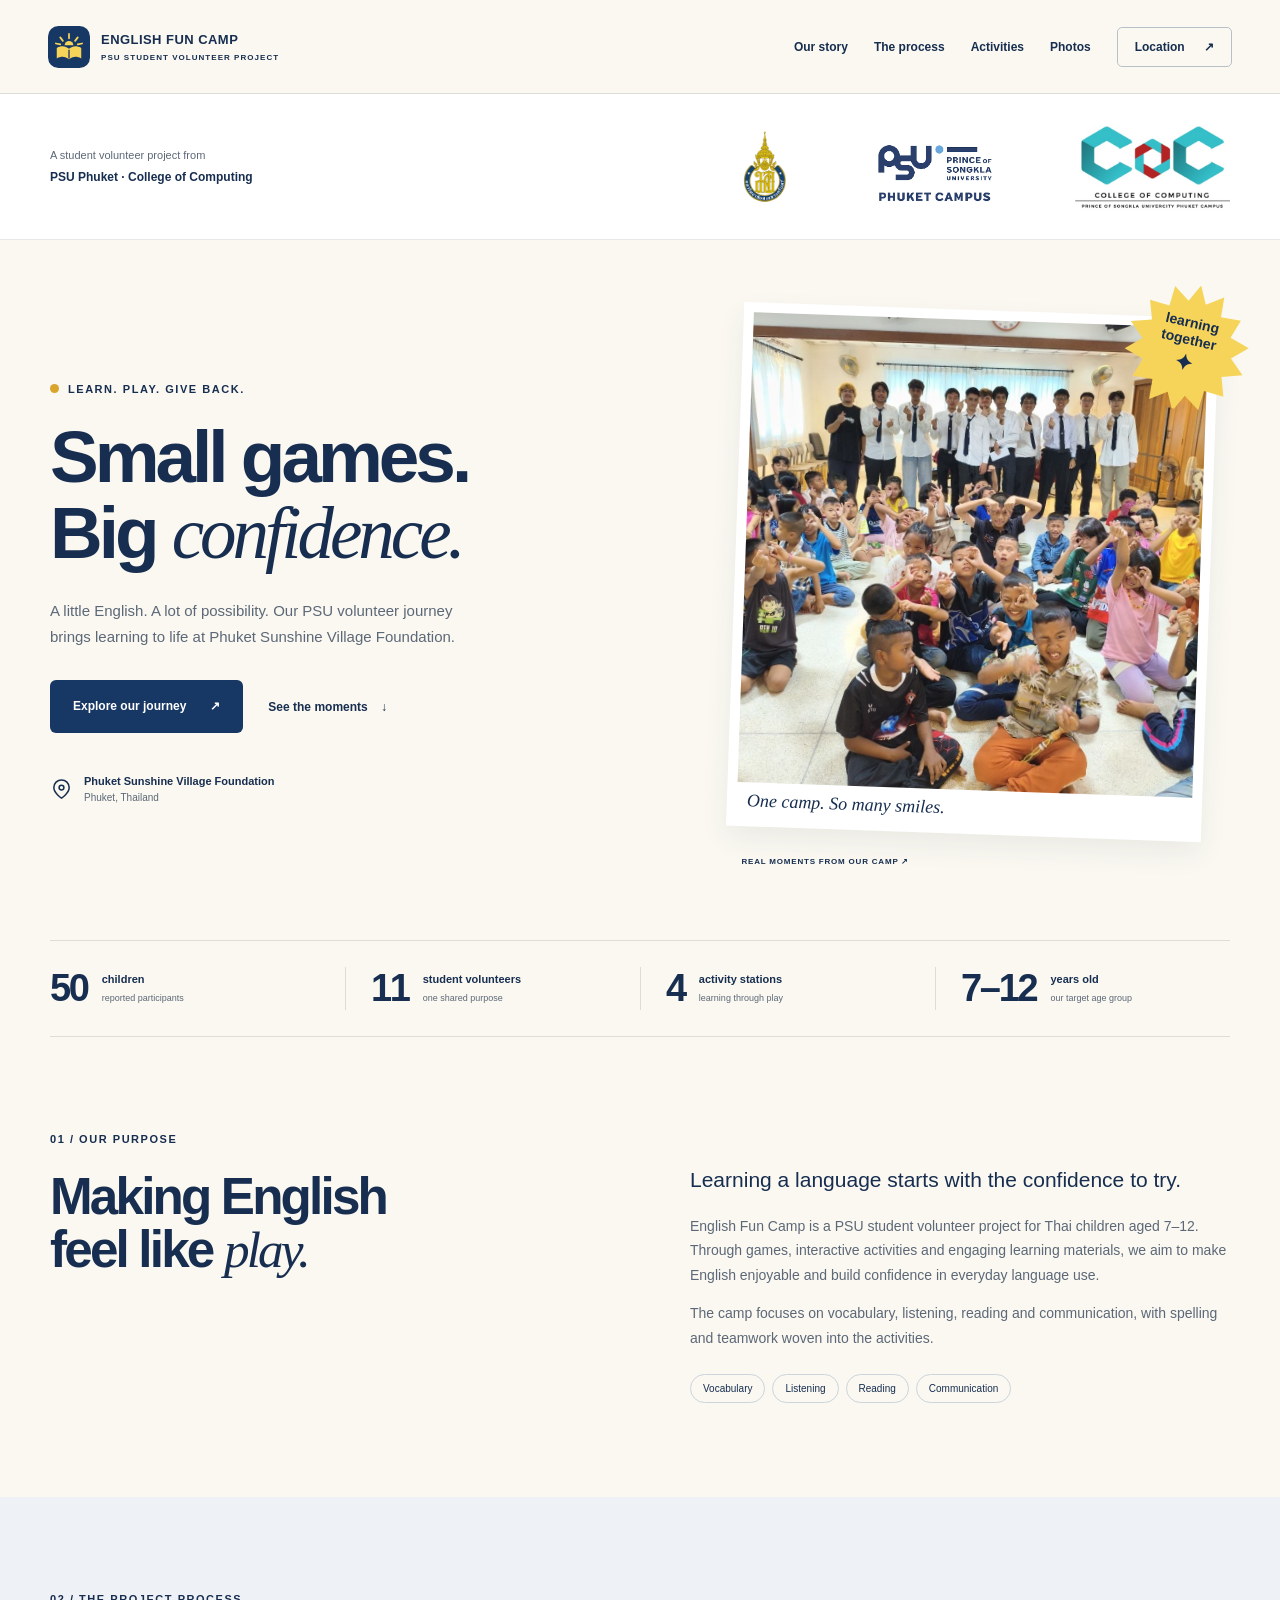
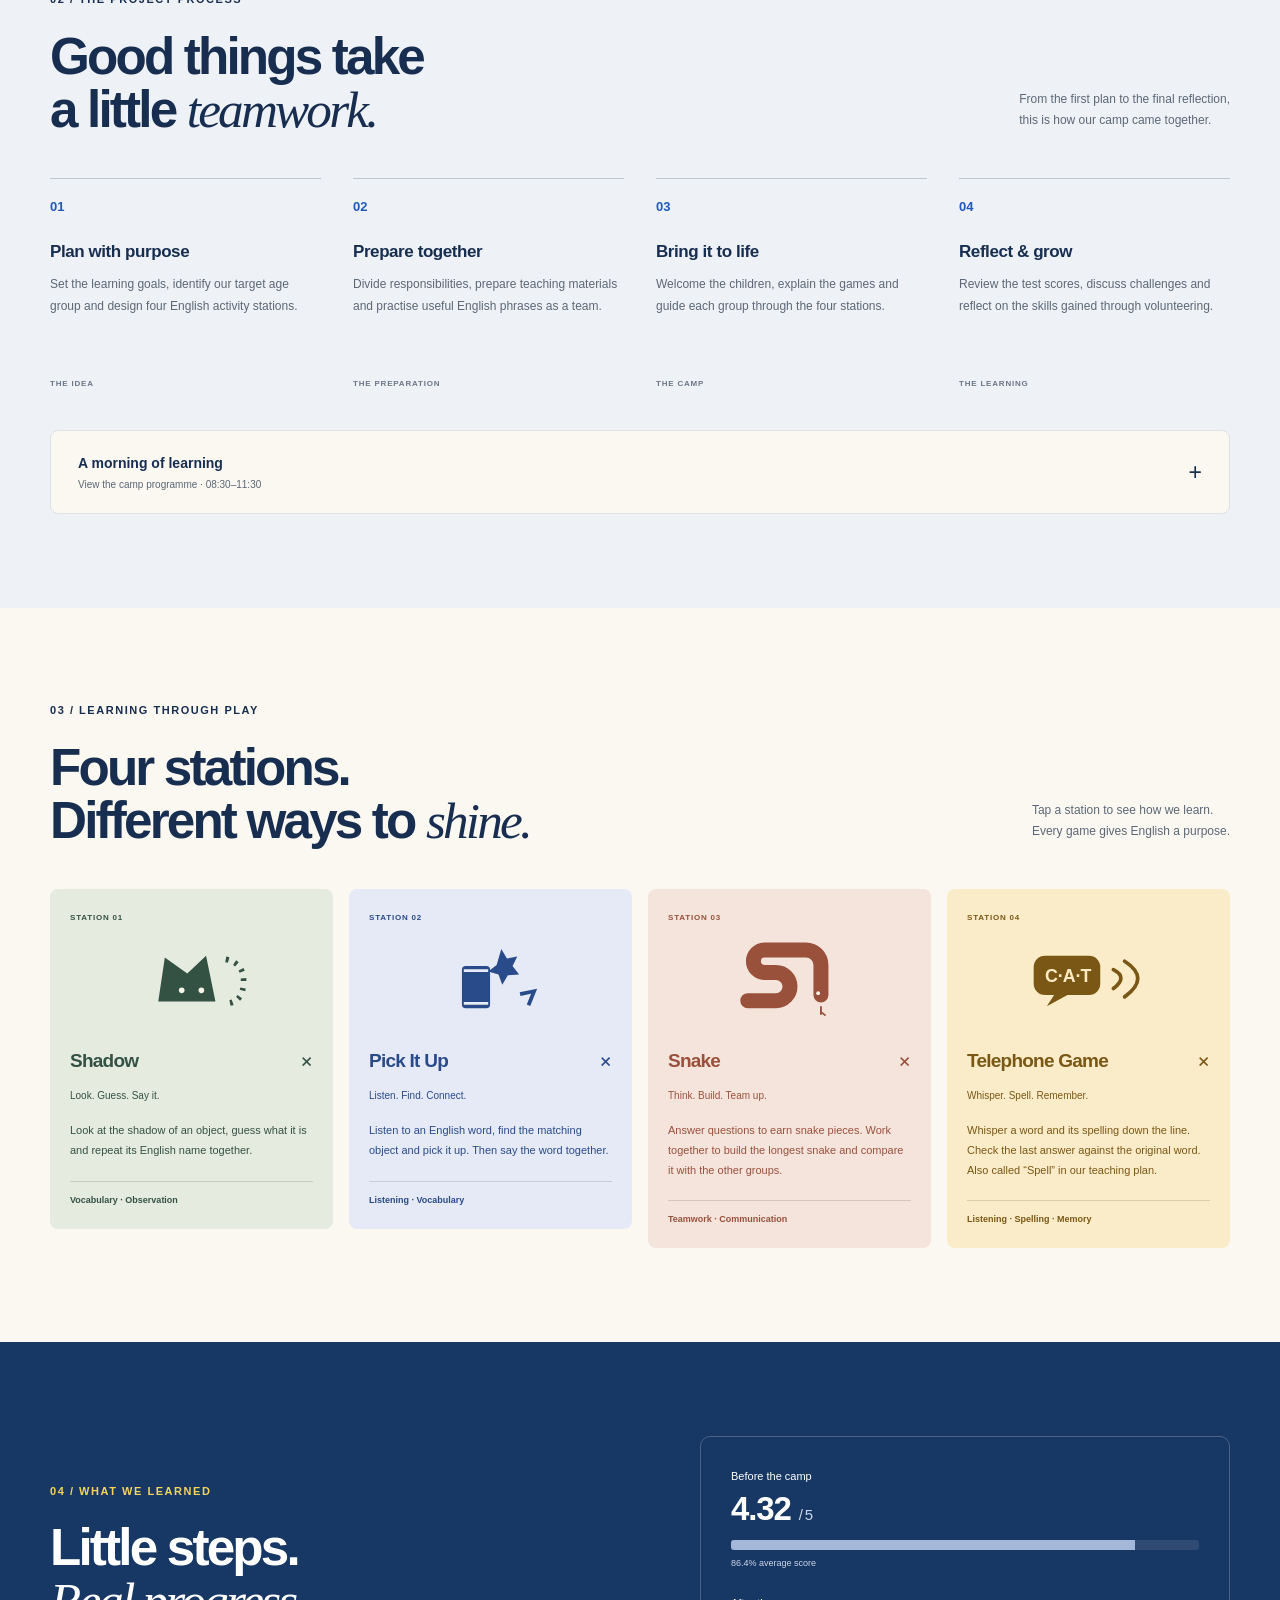
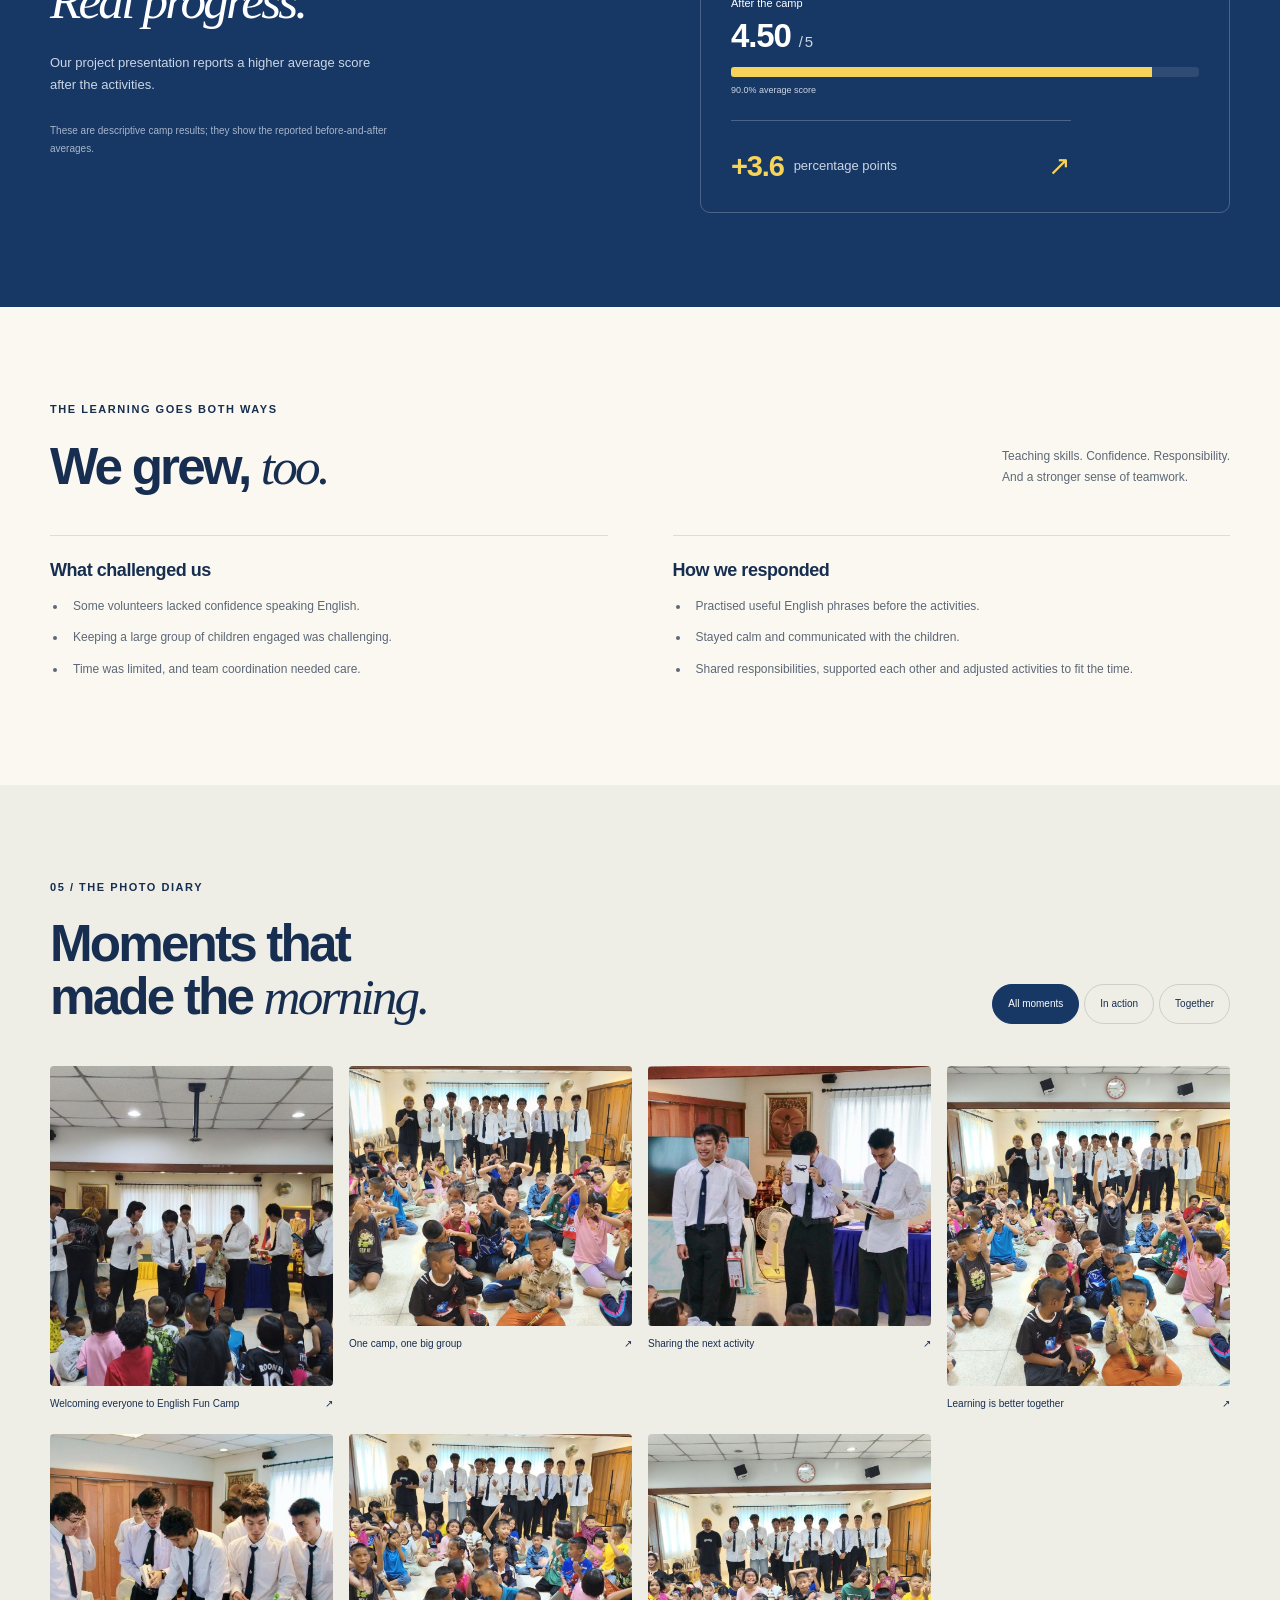
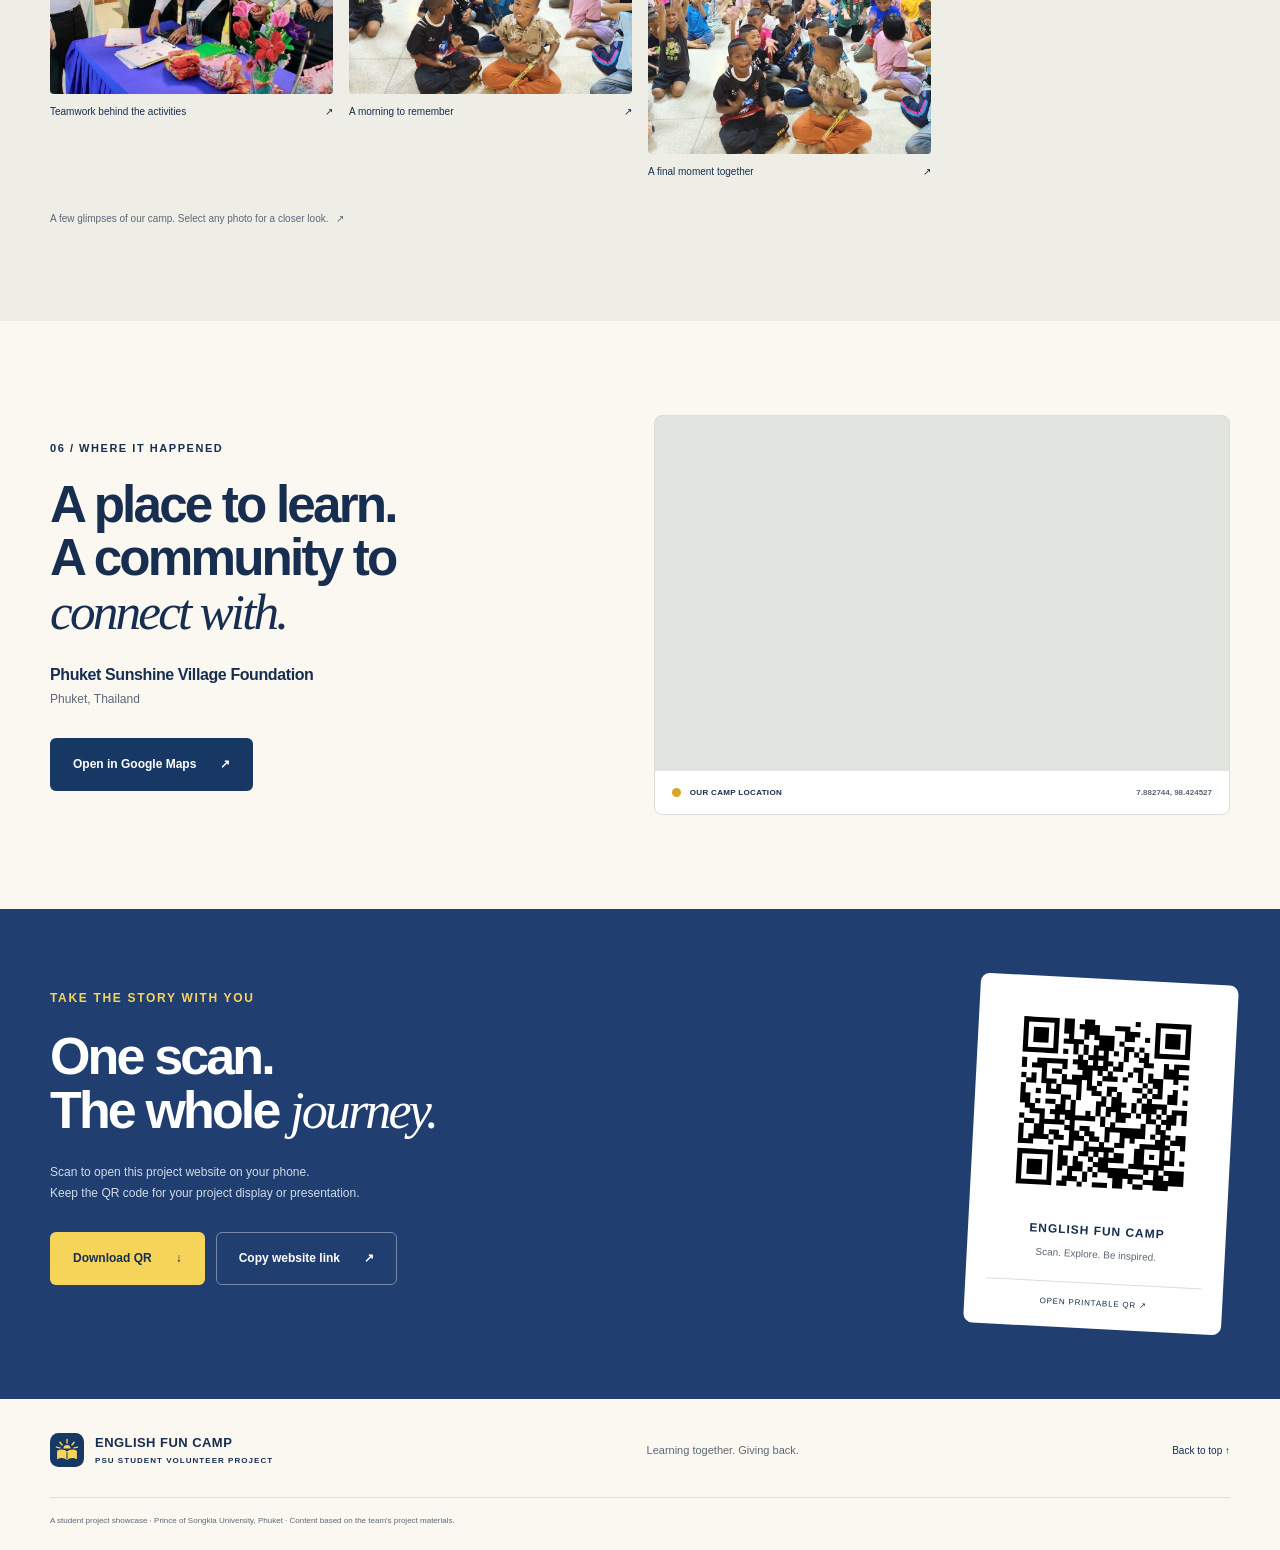
<file: index.html>
<!doctype html>
<html lang="en">
<head>
  <meta charset="utf-8">
  <meta name="viewport" content="width=device-width, initial-scale=1">
  <meta name="theme-color" content="#183a74">
  <title>English Fun Camp | PSU Volunteer Project</title>
  <meta name="description" content="Small games. Big confidence. Explore the story, activities, results and photos of a PSU student volunteer English camp at Phuket Sunshine Village Foundation.">
  <meta property="og:title" content="English Fun Camp · PSU Volunteer Project">
  <meta property="og:description" content="Our journey of learning, playing and giving back in Phuket.">
  <meta property="og:type" content="website">
  <meta property="og:url" content="https://psu-english-fun-camp.thutazawjohan.chatgpt.site">
  <meta property="og:image" content="https://psu-english-fun-camp.thutazawjohan.chatgpt.site/assets/group-1.jpg">
  <link rel="icon" type="image/svg+xml" href="assets/mark.svg">
  <link rel="stylesheet" href="styles.css">
  <script src="app.js" defer></script>
</head>
<body>
  <a class="skip-link" href="#main">Skip to content</a>
  <header class="site-header">
    <a class="brand" href="#home" aria-label="English Fun Camp home"><img src="assets/mark.svg" width="42" height="42" alt=""><span>ENGLISH FUN CAMP<small>PSU STUDENT VOLUNTEER PROJECT</small></span></a>
    <button id="menu-toggle" class="menu-toggle" aria-expanded="false" aria-controls="main-nav">Menu <span aria-hidden="true">☰</span></button>
    <nav id="main-nav" aria-label="Main navigation"><a href="#story">Our story</a><a href="#journey">The process</a><a href="#activities">Activities</a><a href="#gallery">Photos</a><a href="#visit" class="nav-location">Location <span aria-hidden="true">↗</span></a></nav>
  </header>
  <main id="main">
    <section class="institution-strip" aria-label="Prince of Songkla University, Phuket Campus and College of Computing">
      <div class="wrap institution-layout">
        <p class="institution-intro">A student volunteer project from<br><strong>PSU Phuket · College of Computing</strong></p>
        <div class="institution-logos">
          <img class="institution-psu" src="assets/psu-logo.png" width="148" height="190" alt="Prince of Songkla University emblem">
          <img class="institution-phuket" src="assets/psu-phuket-logo.png" width="671" height="459" alt="Prince of Songkla University Phuket Campus logo">
          <img class="institution-coc" src="assets/coc-logo.jpg" width="411" height="250" alt="College of Computing, Prince of Songkla University Phuket Campus logo">
        </div>
      </div>
    </section>
    <section class="hero wrap" id="home">
      <div class="hero-copy">
        <p class="eyebrow"><span class="sun-dot" aria-hidden="true"></span> LEARN. PLAY. GIVE BACK.</p>
        <h1>Small games.<br>Big <em>confidence.</em></h1>
        <p class="hero-description">A little English. A lot of possibility. Our PSU volunteer journey brings learning to life at Phuket Sunshine Village Foundation.</p>
        <div class="hero-actions"><a class="button primary" href="#journey">Explore our journey <span aria-hidden="true">↗</span></a><a class="text-link" href="#gallery">See the moments <span aria-hidden="true">↓</span></a></div>
        <div class="hero-location"><svg viewBox="0 0 24 24" aria-hidden="true"><path d="M20 10c0 6-8 11-8 11S4 16 4 10a8 8 0 1 1 16 0Z"/><circle cx="12" cy="10" r="2.5"/></svg><span>Phuket Sunshine Village Foundation<small>Phuket, Thailand</small></span></div>
      </div>
      <div class="hero-visual">
        <div class="photo-frame"><img class="hero-photo" src="assets/group-1.jpg" alt="Children and PSU student volunteers together at English Fun Camp" width="960" height="1280" fetchpriority="high"><span class="photo-note">One camp. So many smiles.</span></div>
        <div class="sun-sticker" aria-label="Learning together"><svg viewBox="0 0 100 100" aria-hidden="true"><path d="m50 0 7 14 13-9 1 16 16-1-5 15 16 5-12 11 12 11-16 5 5 15-16-1-1 16-13-9-7 14-7-14-13 9-1-16-16 1 5-15L2 62l12-11L2 40l16-5-5-15 16 1 1-16 13 9Z"/></svg><span>learning<br>together<small>✦</small></span></div>
        <span class="image-caption">REAL MOMENTS FROM OUR CAMP ↗</span>
      </div>
    </section>
    <section class="stats wrap" aria-label="Project at a glance"><div><strong>50</strong><span>children<small>reported participants</small></span></div><div><strong>11</strong><span>student volunteers<small>one shared purpose</small></span></div><div><strong>4</strong><span>activity stations<small>learning through play</small></span></div><div><strong>7–12</strong><span>years old<small>our target age group</small></span></div></section>
    <section id="story" class="story-section section wrap">
      <div><p class="eyebrow">01 / OUR PURPOSE</p><h2>Making English<br>feel like <em>play.</em></h2></div>
      <div class="story-copy"><p class="lead">Learning a language starts with the confidence to try.</p><p>English Fun Camp is a PSU student volunteer project for Thai children aged 7–12. Through games, interactive activities and engaging learning materials, we aim to make English enjoyable and build confidence in everyday language use.</p><p>The camp focuses on vocabulary, listening, reading and communication, with spelling and teamwork woven into the activities.</p><div class="skill-tags"><span>Vocabulary</span><span>Listening</span><span>Reading</span><span>Communication</span></div></div>
    </section>
    <section class="journey-section section" id="journey"><div class="wrap">
      <div class="section-heading"><div><p class="eyebrow">02 / THE PROJECT PROCESS</p><h2>Good things take<br>a little <em>teamwork.</em></h2></div><p>From the first plan to the final reflection,<br>this is how our camp came together.</p></div>
      <ol class="journey"><li><span class="step-num">01</span><h3>Plan with purpose</h3><p>Set the learning goals, identify our target age group and design four English activity stations.</p><span class="step-tag">THE IDEA</span></li><li><span class="step-num">02</span><h3>Prepare together</h3><p>Divide responsibilities, prepare teaching materials and practise useful English phrases as a team.</p><span class="step-tag">THE PREPARATION</span></li><li><span class="step-num">03</span><h3>Bring it to life</h3><p>Welcome the children, explain the games and guide each group through the four stations.</p><span class="step-tag">THE CAMP</span></li><li><span class="step-num">04</span><h3>Reflect & grow</h3><p>Review the test scores, discuss challenges and reflect on the skills gained through volunteering.</p><span class="step-tag">THE LEARNING</span></li></ol>
      <details class="schedule"><summary><span><strong>A morning of learning</strong><small>View the camp programme · 08:30–11:30</small></span><span class="plus" aria-hidden="true">+</span></summary><div class="schedule-content"><p class="schedule-note">Programme times are local to Phuket (Thailand, UTC+7).</p><div class="schedule-rows"><div><time>08:30–08:50</time><span>Registration & group assignment</span></div><div><time>08:50–09:00</time><span>Welcome & camp introduction</span></div><div><time>09:00–09:10</time><span>Rules & station groups</span></div><div><time>09:10–09:35</time><span>Station 1</span></div><div><time>09:35–10:00</time><span>Station 2</span></div><div><time>10:00–10:15</time><span>Break</span></div><div><time>10:15–10:40</time><span>Station 3</span></div><div><time>10:40–11:05</time><span>Station 4</span></div><div><time>11:05–11:15</time><span>Review & reflection</span></div><div><time>11:15–11:25</time><span>Prize giving & group photo</span></div><div><time>11:25–11:30</time><span>Closing remarks</span></div></div></div></details>
    </div></section>
    <section id="activities" class="section wrap"><div class="section-heading"><div><p class="eyebrow">03 / LEARNING THROUGH PLAY</p><h2>Four stations.<br>Different ways to <em>shine.</em></h2></div><p>Tap a station to see how we learn.<br>Every game gives English a purpose.</p></div>
      <div class="activity-grid">
        <details class="activity shadow" open><summary><span class="activity-index">STATION 01</span><span class="activity-art" aria-hidden="true"><svg viewBox="0 0 160 100"><path d="m44 73 7-47 24 17 20-19 10 49Z" fill="currentColor"/><path d="M116 28q20 4 19 25t-18 22" fill="none" stroke="currentColor" stroke-width="6" stroke-dasharray="3 7"/><circle cx="69" cy="61" r="3" fill="#f8f4e8"/><circle cx="90" cy="61" r="3" fill="#f8f4e8"/></svg></span><span class="activity-title">Shadow <span class="plus" aria-hidden="true">+</span></span><span class="activity-subtitle">Look. Guess. Say it.</span></summary><div class="activity-detail"><p>Look at the shadow of an object, guess what it is and repeat its English name together.</p><span>Vocabulary · Observation</span></div></details>
        <details class="activity pick" open><summary><span class="activity-index">STATION 02</span><span class="activity-art" aria-hidden="true"><svg viewBox="0 0 160 100"><rect x="49" y="35" width="30" height="45" rx="4" fill="currentColor"/><path d="M51 40h26M51 75h26" stroke="#e8ebf8" stroke-width="3"/><path d="m91 17 6 10 11-2-5 10 7 9-12 1-6 10-4-11-11-3 9-7Z" fill="currentColor"/><path d="m111 65 15-3-6 15" fill="none" stroke="currentColor" stroke-width="4"/></svg></span><span class="activity-title">Pick It Up <span class="plus" aria-hidden="true">+</span></span><span class="activity-subtitle">Listen. Find. Connect.</span></summary><div class="activity-detail"><p>Listen to an English word, find the matching object and pick it up. Then say the word together.</p><span>Listening · Vocabulary</span></div></details>
        <details class="activity snake" open><summary><span class="activity-index">STATION 03</span><span class="activity-art" aria-hidden="true"><svg viewBox="0 0 160 100"><path d="M35 72h30a15 15 0 0 0 0-30H53a12 12 0 0 1 0-24h44a16 16 0 0 1 16 16v32" fill="none" stroke="currentColor" stroke-width="16" stroke-linecap="round"/><circle cx="110" cy="64" r="2" fill="#f8f4e8"/><path d="m113 78 0 9m0-3 5 4" fill="none" stroke="currentColor" stroke-width="2"/></svg></span><span class="activity-title">Snake <span class="plus" aria-hidden="true">+</span></span><span class="activity-subtitle">Think. Build. Team up.</span></summary><div class="activity-detail"><p>Answer questions to earn snake pieces. Work together to build the longest snake and compare it with the other groups.</p><span>Teamwork · Communication</span></div></details>
        <details class="activity spell" open><summary><span class="activity-index">STATION 04</span><span class="activity-art" aria-hidden="true"><svg viewBox="0 0 160 100"><rect x="21" y="24" width="71" height="42" rx="12" fill="currentColor"/><path d="m44 64-9 14 24-13" fill="currentColor"/><text x="33" y="52" fill="#fdebc3" font-size="19" font-family="Arial" font-weight="700">C·A·T</text><path d="M106 39q16 8 0 20m12-29q28 18 0 38" fill="none" stroke="currentColor" stroke-width="4" stroke-linecap="round"/></svg></span><span class="activity-title">Telephone Game <span class="plus" aria-hidden="true">+</span></span><span class="activity-subtitle">Whisper. Spell. Remember.</span></summary><div class="activity-detail"><p>Whisper a word and its spelling down the line. Check the last answer against the original word. Also called “Spell” in our teaching plan.</p><span>Listening · Spelling · Memory</span></div></details>
      </div>
    </section>
    <section class="results-section section" id="results"><div class="wrap results-layout"><div><p class="eyebrow">04 / WHAT WE LEARNED</p><h2>Little steps.<br><em>Real progress.</em></h2><p>Our project presentation reports a higher average score after the activities.</p><p class="score-caution">These are descriptive camp results; they show the reported before-and-after averages.</p></div><div class="score-panel"><div class="score-row"><span>Before the camp</span><strong>4.32 <small>/ 5</small></strong><div class="score-track"><span style="width:86.4%"></span></div><small>86.4% average score</small></div><div class="score-row after"><span>After the camp</span><strong>4.50 <small>/ 5</small></strong><div class="score-track"><span style="width:90%"></span></div><small>90.0% average score</small></div><p class="score-change"><strong>+3.6</strong> percentage points <span aria-hidden="true">↗</span></p></div></div></section>
    <section class="reflection section wrap"><div class="section-heading"><div><p class="eyebrow">THE LEARNING GOES BOTH WAYS</p><h2>We grew, <em>too.</em></h2></div><p>Teaching skills. Confidence. Responsibility.<br>And a stronger sense of teamwork.</p></div><div class="reflection-columns"><div><h3>What challenged us</h3><ul><li>Some volunteers lacked confidence speaking English.</li><li>Keeping a large group of children engaged was challenging.</li><li>Time was limited, and team coordination needed care.</li></ul></div><div><h3>How we responded</h3><ul><li>Practised useful English phrases before the activities.</li><li>Stayed calm and communicated with the children.</li><li>Shared responsibilities, supported each other and adjusted activities to fit the time.</li></ul></div></div></section>
    <section class="gallery-section section" id="gallery"><div class="wrap"><div class="section-heading"><div><p class="eyebrow">05 / THE PHOTO DIARY</p><h2>Moments that<br>made the <em>morning.</em></h2></div><div class="gallery-filter" role="group" aria-label="Filter project photos"><button type="button" data-filter="all" aria-pressed="true">All moments</button><button type="button" data-filter="activities" aria-pressed="false">In action</button><button type="button" data-filter="together" aria-pressed="false">Together</button></div></div><div id="photo-grid" class="photo-grid"></div><noscript><p>Enable JavaScript to browse the full photo gallery.</p><img src="assets/activities-1.jpg" alt="Student volunteers introduce the camp" width="960" height="720"></noscript><p class="gallery-hint">A few glimpses of our camp. Select any photo for a closer look. <span aria-hidden="true">↗</span></p></div></section>
    <section class="visit-section section wrap" id="visit"><div class="visit-copy"><p class="eyebrow">06 / WHERE IT HAPPENED</p><h2>A place to learn.<br>A community to<br><em>connect with.</em></h2><h3>Phuket Sunshine Village Foundation</h3><p>Phuket, Thailand</p><a class="button primary" href="https://www.google.com/maps/search/?api=1&query=7.8827438%2C98.4245272" target="_blank" rel="noopener noreferrer">Open in Google Maps <span aria-hidden="true">↗</span></a></div><div class="map-panel"><iframe title="Location of Phuket Sunshine Village Foundation" loading="lazy" referrerpolicy="no-referrer-when-downgrade" src="https://maps.google.com/maps?q=7.8827438,98.4245272&z=15&output=embed" allowfullscreen></iframe><div class="map-label"><span class="sun-dot" aria-hidden="true"></span> OUR CAMP LOCATION <span>7.882744, 98.424527</span></div></div></section>
    <section class="share-section" id="share"><div class="wrap share-layout"><div><p class="eyebrow">TAKE THE STORY WITH YOU</p><h2>One scan.<br>The whole <em>journey.</em></h2><p>Scan to open this project website on your phone.<br>Keep the QR code for your project display or presentation.</p><div class="share-actions"><a class="button yellow" href="assets/psu-english-fun-camp-qr.png" download="PSU-English-Fun-Camp-QR.png">Download QR <span aria-hidden="true">↓</span></a><button type="button" id="copy-link" class="button outline">Copy website link <span aria-hidden="true">↗</span></button></div><p id="share-status" role="status" aria-live="polite"></p></div><a class="qr-card" href="qr.html" aria-label="Open printable project QR code"><img src="assets/psu-english-fun-camp-qr.svg" width="208" height="208" alt="QR code linking to this English Fun Camp website"><strong>ENGLISH FUN CAMP</strong><span>Scan. Explore. Be inspired.</span><small>OPEN PRINTABLE QR ↗</small></a></div></section>
  </main>
  <footer class="wrap"><a class="brand" href="#home"><img src="assets/mark.svg" width="34" height="34" alt=""><span>ENGLISH FUN CAMP<small>PSU STUDENT VOLUNTEER PROJECT</small></span></a><p>Learning together. Giving back.</p><a href="#home">Back to top ↑</a><small class="footer-note">A student project showcase · Prince of Songkla University, Phuket · Content based on the team's project materials.</small></footer>
  <dialog id="lightbox" aria-labelledby="lightbox-caption"><button id="close-lightbox" class="lightbox-close" aria-label="Close photo">×</button><div class="lightbox-content"><img id="lightbox-image" src="assets/group-1.jpg" alt=""><p id="lightbox-caption"></p><div class="lightbox-controls"><button id="previous-photo" aria-label="Previous photo">←</button><span id="photo-counter" aria-live="polite"></span><button id="next-photo" aria-label="Next photo">→</button></div></div></dialog>
</body>
</html>
</file>
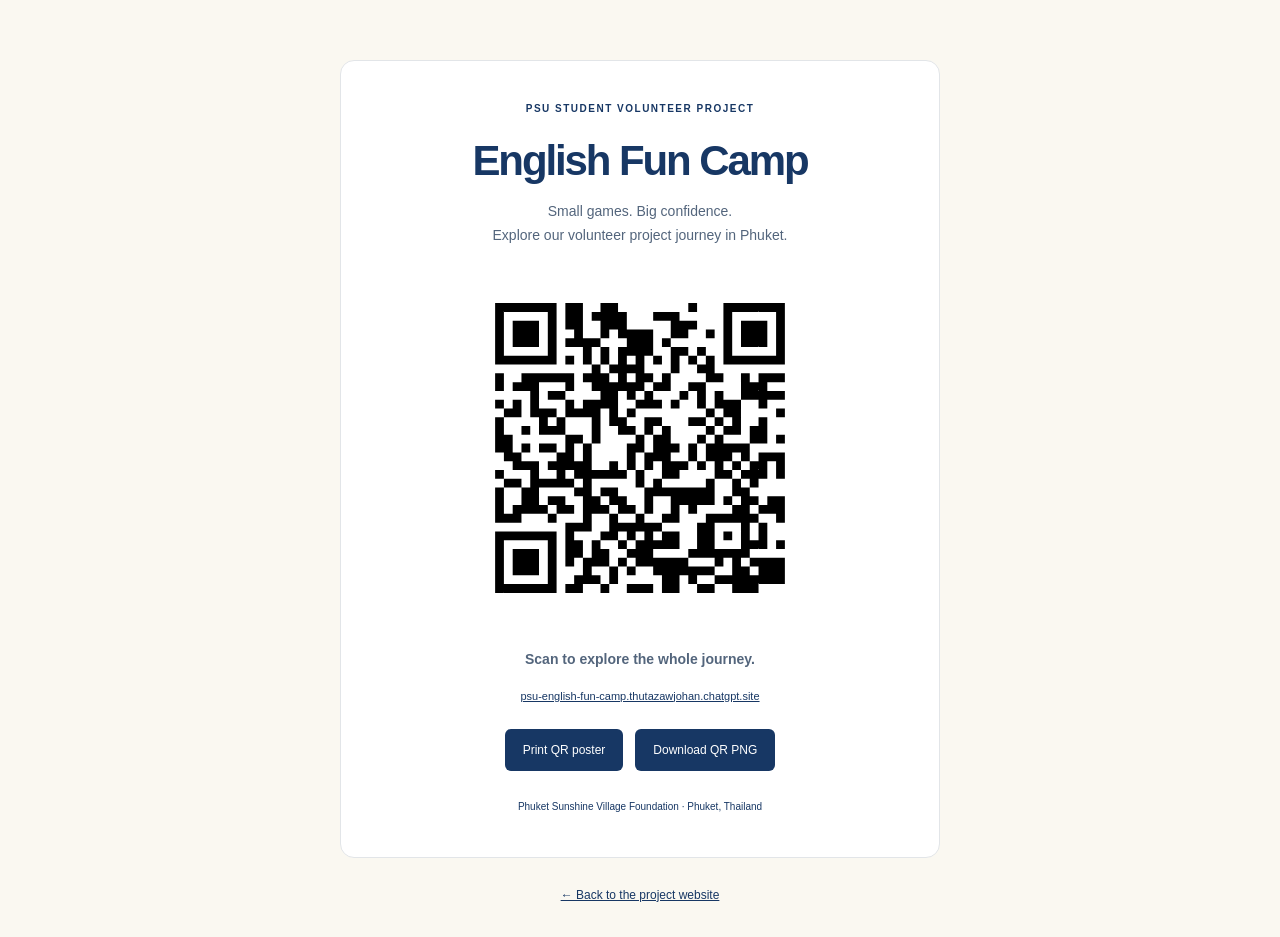
<file: qr.html>
<!doctype html>
<html lang="en"><head><meta charset="utf-8"><meta name="viewport" content="width=device-width,initial-scale=1"><title>Scan our project | English Fun Camp</title><meta name="theme-color" content="#173764"><link rel="icon" href="assets/mark.svg" type="image/svg+xml"><style>*{box-sizing:border-box}body{margin:0;padding:35px 20px;background:#faf8f1;color:#173764;font-family:Arial,sans-serif;text-align:center}.poster{max-width:600px;background:white;border:1px solid #e2e5e8;border-radius:14px;margin:25px auto;padding:42px 30px}header{font-size:10px;letter-spacing:.15em;font-weight:700}h1{font-size:42px;line-height:1.1;letter-spacing:-.05em;margin:24px 0 16px}p{font-size:14px;line-height:1.7;color:#53657c}img{display:block;width:min(360px,100%);height:auto;margin:20px auto}a,button{font:inherit;color:inherit}.url{font-size:11px;overflow-wrap:anywhere;color:#173764}.actions{display:flex;gap:12px;justify-content:center;flex-wrap:wrap;margin:25px auto}.actions a,.actions button{background:#173764;color:white;border:0;border-radius:6px;padding:14px 18px;font-size:12px;text-decoration:none;cursor:pointer}small{font-size:10px;line-height:1.7}footer{margin-top:30px;font-size:12px}@media(max-width:400px){.poster{padding:30px 18px}h1{font-size:35px}}@media print{body{background:white;padding:0}.poster{border:0;max-width:100%;padding:30px;margin:0}.actions,footer{display:none}img{width:105mm}h1{font-size:40px}a{text-decoration:none}}
</style></head><body><main class="poster"><header>PSU STUDENT VOLUNTEER PROJECT</header><h1>English Fun Camp</h1><p>Small games. Big confidence.<br>Explore our volunteer project journey in Phuket.</p><img src="assets/psu-english-fun-camp-qr.svg" width="360" height="360" alt="QR code for the English Fun Camp project website"><p><strong>Scan to explore the whole journey.</strong></p><a class="url" href="https://psu-english-fun-camp.thutazawjohan.chatgpt.site">psu-english-fun-camp.thutazawjohan.chatgpt.site</a><div class="actions"><button id="print-qr" type="button">Print QR poster</button><a href="assets/psu-english-fun-camp-qr.png" download="PSU-English-Fun-Camp-QR.png">Download QR PNG</a></div><small>Phuket Sunshine Village Foundation · Phuket, Thailand</small></main><footer><a href="index.html">← Back to the project website</a></footer><script>document.getElementById('print-qr').addEventListener('click',()=>window.print());</script></body></html>
</file>
<file: styles.css>
@charset "UTF-8";
.institution-strip{background:#fff;border-bottom:1px solid #e5e7e9}.institution-layout{display:flex;align-items:center;justify-content:space-between;gap:35px;min-height:145px}.institution-intro{margin:0;font-size:11px;color:#5c6877;line-height:1.9}.institution-intro strong{font-size:12px;font-weight:600;color:#172e50}.institution-logos{display:flex;align-items:center;justify-content:center;gap:40px}.institution-logos img{height:auto;object-fit:contain;flex-shrink:0}.institution-logos .institution-psu{width:60px}.institution-logos .institution-phuket{width:200px}.institution-logos .institution-coc{width:155px}@media(max-width:1050px){.institution-layout{gap:20px}.institution-logos{gap:25px}.institution-intro{font-size:10px}.institution-intro strong{font-size:11px}.institution-logos .institution-phuket{width:180px}.institution-logos .institution-coc{width:145px}}@media(max-width:760px){.institution-layout{flex-direction:column;gap:0;padding-block:15px 8px;min-height:0}.institution-intro{text-align:center;font-size:9px;line-height:1.6}.institution-intro br{display:none}.institution-intro strong{display:block;font-size:10px;margin-top:2px}.institution-logos{gap:22px;width:100%;min-height:98px}.institution-logos .institution-psu{width:42px}.institution-logos .institution-phuket{width:145px}.institution-logos .institution-coc{width:110px}}@media(max-width:380px){.institution-logos{gap:15px}.institution-logos .institution-psu{width:38px}.institution-logos .institution-phuket{width:120px}.institution-logos .institution-coc{width:98px}}
:root{--navy:#173764;--ink:#172e50;--blue:#2159be;--yellow:#f6d45a;--paper:#faf8f1;--muted:#5c6877;--line:#dcded6;--radius:10px}*{box-sizing:border-box}html{scroll-behavior:smooth;scroll-padding-top:105px}body{margin:0;color:var(--ink);background:var(--paper);font-family:Arial,Helvetica,sans-serif;-webkit-font-smoothing:antialiased}button,a,summary{-webkit-tap-highlight-color:transparent}a{color:inherit}button,input{font:inherit}button,summary{cursor:pointer}a{text-decoration:none}button{color:inherit}img{display:block;max-width:100%}p{line-height:1.75}h1,h2,h3,p{margin-top:0}h1,h2{letter-spacing:-.055em;line-height:1.04;font-weight:700}h1{font-size:clamp(52px,5.7vw,86px);margin-bottom:26px}h2{font-size:clamp(36px,4vw,58px);margin-bottom:24px}h3{letter-spacing:-.025em}em{font-family:Georgia,'Times New Roman',serif;font-weight:400}button,a,summary{touch-action:manipulation}:focus-visible{outline:3px solid #ba6717;outline-offset:5px}.wrap{width:min(1180px,calc(100% - 96px));margin-inline:auto}.section{padding-block:94px;scroll-margin-top:10px}.eyebrow{font-size:11px;letter-spacing:.14em;font-weight:700;line-height:1.5;margin-bottom:22px}.site-header{min-height:94px;padding:20px 48px;display:flex;align-items:center;justify-content:space-between;gap:28px;position:sticky;top:0;z-index:20;background:rgba(250,248,241,.97);border-bottom:1px solid var(--line)}.brand{display:flex;align-items:center;gap:11px;flex-shrink:0}.brand span{font-size:13px;font-weight:800;letter-spacing:.035em}.brand small{display:block;font-size:8px;letter-spacing:.13em;font-weight:600;margin-top:6px}.site-header nav{display:flex;align-items:center;gap:26px;font-size:12px;font-weight:600}.site-header nav a:hover{color:var(--blue)}.nav-location{border:1px solid #b8c0c7;padding:12px 17px;border-radius:5px}.nav-location span{margin-left:16px}.menu-toggle{display:none}.hero{display:grid;grid-template-columns:1.12fr .88fr;align-items:center;gap:56px;padding-block:64px 60px}.hero-copy .eyebrow{display:flex;align-items:center;gap:9px}.sun-dot{width:9px;height:9px;border-radius:50%;background:#d9a52c;display:inline-block;flex-shrink:0}.hero-description{max-width:430px;color:var(--muted);font-size:15px;margin-bottom:30px}.hero-actions{display:flex;align-items:center;gap:25px;flex-wrap:wrap}.button{display:inline-flex;align-items:center;justify-content:space-between;gap:24px;padding:17px 22px;border:1px solid transparent;border-radius:6px;font-size:12px;font-weight:700;min-height:48px;line-height:1.4;transition:transform .18s,background .18s}.button:hover{transform:translateY(-2px)}.primary{color:white;background:var(--navy)}.primary:hover{background:var(--blue)}.text-link{font-size:12px;font-weight:700;padding-block:16px}.text-link span{margin-left:10px}.hero-location{display:flex;align-items:center;gap:11px;margin-top:42px;font-size:11px;font-weight:600}.hero-location svg{width:23px;fill:none;stroke:var(--ink);stroke-width:1.6}.hero-location small{display:block;margin-top:5px;color:var(--muted);font-weight:400;font-size:10px}.hero-visual{position:relative;padding:6px 20px 14px 0}.photo-frame{position:relative;transform:rotate(2deg);background:white;padding:10px 10px 44px;box-shadow:0 12px 28px #20324d12}.hero-photo{width:100%;height:470px;object-fit:cover;object-position:center 55%}.photo-note{position:absolute;bottom:15px;left:20px;font-family:Georgia,serif;font-style:italic;font-size:18px}.sun-sticker{position:absolute;right:-20px;top:-20px;width:126px;height:126px;transform:rotate(13deg)}.sun-sticker svg{width:100%;height:100%;fill:var(--yellow)}.sun-sticker>span{position:absolute;inset:30px 12px 10px;text-align:center;font-size:14px;line-height:1.2;font-weight:700}.sun-sticker small{display:block;font-size:22px;margin-top:3px}.image-caption{display:block;font-size:8px;letter-spacing:.1em;font-weight:600;margin:23px 0 0 6px}.stats{display:grid;grid-template-columns:repeat(4,1fr);border-top:1px solid var(--line);border-bottom:1px solid var(--line);padding-block:26px}.stats>div{display:flex;gap:14px;align-items:center;padding-inline:25px;border-left:1px solid var(--line)}.stats>div:first-child{border:0;padding-left:0}.stats strong{font-size:38px;letter-spacing:-.06em}.stats span{font-size:11px;font-weight:700;line-height:1.45}.stats small{display:block;font-size:9px;font-weight:400;color:var(--muted);margin-top:4px}.story-section{display:grid;grid-template-columns:1fr 1fr;gap:100px}.story-copy{padding-top:33px;color:var(--muted);font-size:14px}.story-copy .lead{font-size:21px;color:var(--ink);line-height:1.5;margin-bottom:18px}.skill-tags{display:flex;gap:7px;flex-wrap:wrap;margin-top:24px}.skill-tags span{font-size:10px;border:1px solid #ccd4dc;border-radius:30px;padding:8px 12px;color:var(--ink)}.journey-section{background:#eef1f5}.section-heading{display:flex;align-items:flex-end;justify-content:space-between;gap:40px;margin-bottom:42px}.section-heading h2{margin-bottom:0}.section-heading>p{font-size:12px;color:var(--muted);margin-bottom:4px;line-height:1.8;max-width:340px}.journey{list-style:none;padding:0;margin:0 0 40px;display:grid;grid-template-columns:repeat(4,1fr);gap:32px;counter-reset:step}.journey li{border-top:1px solid #bdc7d3;padding-top:20px;position:relative}.step-num{font-size:13px;color:var(--blue);font-weight:700;display:block;margin-bottom:28px}.journey h3{font-size:17px;margin-bottom:12px}.journey p{font-size:12px;color:var(--muted);min-height:86px;line-height:1.8}.step-tag{font-size:8px;font-weight:700;letter-spacing:.1em;color:#6b7787}.schedule{background:var(--paper);border:1px solid #dce1e6;border-radius:8px}.schedule summary{list-style:none;display:flex;justify-content:space-between;align-items:center;padding:23px 27px;gap:16px}.schedule summary::-webkit-details-marker,.activity summary::-webkit-details-marker{display:none}.schedule summary strong{font-size:14px}.schedule summary small{display:block;font-size:10px;color:var(--muted);margin-top:7px}.plus{font-size:23px;font-weight:400;line-height:1}.schedule[open] .plus,.activity[open] .plus{transform:rotate(45deg)}.schedule-content{padding:0 27px 25px}.schedule-note{font-size:11px;color:var(--muted);margin-bottom:14px}.schedule-rows{display:grid;grid-template-columns:1fr 1fr;column-gap:40px}.schedule-rows>div{display:flex;gap:25px;padding:12px 0;border-top:1px solid var(--line);font-size:11px}.schedule-rows time{min-width:90px;font-weight:700}.activity-grid{display:grid;grid-template-columns:repeat(4,1fr);gap:16px}.activity{border-radius:8px;overflow:hidden;align-self:start;min-width:0}.activity.shadow{background:#e6ebdf;color:#345244}.activity.pick{background:#e5eaf6;color:#294b89}.activity.snake{background:#f4e4dc;color:#9a513c}.activity.spell{background:#fbecc9;color:#7a5715}.activity summary{padding:24px 20px 20px;list-style:none}.activity-index{display:block;font-size:8px;letter-spacing:.1em;font-weight:700}.activity-art{height:115px;display:grid;place-items:center}.activity-art svg{width:150px;height:100px}.activity-title{font-weight:700;font-size:19px;display:flex;justify-content:space-between;gap:8px;align-items:center;letter-spacing:-.04em;min-height:48px}.activity-subtitle{display:block;font-size:10px;margin-top:5px}.activity-detail{padding:0 20px 24px}.activity-detail p{font-size:11px;line-height:1.8;margin-bottom:20px}.activity-detail>span{font-size:9px;font-weight:700;display:block;border-top:1px solid #0002;padding-top:13px}.results-section{background:var(--navy);color:#fff}.results-layout{display:grid;grid-template-columns:1fr 1fr;gap:120px;align-items:center}.results-section .eyebrow{color:var(--yellow)}.results-layout>div>p:not(.eyebrow){font-size:13px;color:#cbd6e6;max-width:340px}.results-layout .score-caution{font-size:10px!important;margin-top:25px;opacity:.8}.score-panel{border:1px solid #ffffff38;padding:29px 30px 0;border-radius:10px}.score-row{position:relative;margin-bottom:25px}.score-row>span{font-size:11px}.score-row strong{font-size:33px;display:block;letter-spacing:-.035em;margin:6px 0 12px}.score-row strong small{font-size:15px;color:#cbd6e6;font-weight:400}.score-track{height:10px;background:#ffffff1a;border-radius:3px;overflow:hidden}.score-track>span{display:block;height:100%;background:#a5b8da}.score-row.after .score-track>span{background:var(--yellow)}.score-row>small{font-size:9px;display:block;margin-top:8px;color:#cbd6e6}.score-change{padding-block:20px;border-top:1px solid #ffffff38;font-size:11px;margin-bottom:0;display:flex;align-items:center;gap:10px}.score-change strong{font-size:29px;letter-spacing:-.04em;color:var(--yellow)}.score-change>span{font-size:27px;margin-left:auto;color:var(--yellow)}.reflection-columns{display:grid;grid-template-columns:1fr 1fr;gap:65px}.reflection-columns>div{border-top:1px solid var(--line);padding-top:24px}.reflection-columns h3{font-size:18px;margin-bottom:15px}.reflection-columns ul{padding-left:17px;margin:0;color:var(--muted);font-size:12px;line-height:1.8}.reflection-columns li{margin-bottom:10px;padding-left:6px}.gallery-section{background:#eeeee6}.gallery-filter{display:flex;gap:5px;flex-wrap:wrap}.gallery-filter button{border:1px solid #cbd0c7;background:transparent;border-radius:30px;padding:11px 15px;font-size:10px;min-height:40px}.gallery-filter button[aria-pressed=true]{background:var(--navy);color:#fff;border-color:var(--navy)}.photo-grid{display:grid;grid-template-columns:repeat(4,1fr);gap:16px;align-items:start}.gallery-photo{padding:0;border:0;background:transparent;text-align:left;width:100%}.gallery-photo img{width:100%;height:260px;object-fit:cover;border-radius:4px;transition:transform .25s}.gallery-photo:hover img{transform:translateY(-4px)}.gallery-photo:nth-child(3n+1) img{height:320px}.gallery-photo:nth-child(n+5){margin-top:6px}.gallery-photo span{display:flex;font-size:10px;line-height:1.6;margin-top:10px;justify-content:space-between;gap:10px}.gallery-photo span::after{content:'↗';flex-shrink:0}.gallery-hint{font-size:10px;color:var(--muted);margin-top:30px;margin-bottom:0}.gallery-hint span{margin-left:5px}.visit-section{display:grid;grid-template-columns:1fr 1.1fr;gap:80px;align-items:center}.visit-copy h3{font-size:16px;margin-top:28px;margin-bottom:5px}.visit-copy>p:not(.eyebrow){color:var(--muted);font-size:12px;margin-bottom:28px}.map-panel{border:1px solid var(--line);border-radius:8px;overflow:hidden;background:#e1e4df}.map-panel iframe{width:100%;height:355px;border:0;display:block}.map-label{display:flex;align-items:center;gap:9px;background:#fff;padding:17px;font-size:8px;font-weight:700;letter-spacing:.04em}.map-label>span:last-child{margin-left:auto;font-size:8px;letter-spacing:0;color:var(--muted)}.share-section{background:#203f70;color:#fff;padding-block:70px}.share-layout{display:grid;grid-template-columns:1.2fr .8fr;gap:100px;align-items:center}.share-section .eyebrow{color:var(--yellow)}.share-section p{font-size:12px;color:#d0d9e8}.share-section h2{font-size:52px}.share-actions{display:flex;gap:11px;flex-wrap:wrap;margin-top:28px}.yellow{background:var(--yellow);color:var(--ink)}.outline{border-color:#ffffff61;background:transparent;color:#fff}.qr-card{background:white;color:var(--ink);width:258px;justify-self:end;padding:21px;text-align:center;border-radius:9px;transform:rotate(3deg)}.qr-card img{width:208px;height:208px;max-width:100%;margin:auto}.qr-card strong{font-size:12px;letter-spacing:.08em;display:block;margin:16px 0 6px}.qr-card span{font-size:10px;color:var(--muted)}.qr-card small{display:block;font-size:8px;letter-spacing:.1em;margin-top:21px;padding-top:15px;border-top:1px solid var(--line)}#share-status{min-height:20px;margin:15px 0 0;font-size:11px}footer{padding-block:34px 22px;display:flex;align-items:center;gap:30px;flex-wrap:wrap}footer>p{font-size:11px;color:var(--muted);margin:0 auto}footer>a:last-of-type{font-size:10px}.footer-note{width:100%;border-top:1px solid var(--line);padding-top:17px;font-size:8px;color:var(--muted);line-height:1.6}.skip-link{position:fixed;top:-100px;left:20px;background:var(--yellow);z-index:100;padding:15px}.skip-link:focus{top:15px}dialog{background:#13253a;border:0;padding:42px 60px 25px;width:min(1100px,95vw);max-height:96dvh;color:#fff;border-radius:8px}dialog::backdrop{background:#0b1729df}.lightbox-close{position:absolute;right:12px;top:4px;border:0;background:transparent;color:#fff;font-size:34px;min-width:44px;min-height:44px}.lightbox-content>img{margin:auto;max-width:100%;height:68dvh;object-fit:contain}.lightbox-content>p{text-align:center;font-size:12px;margin:18px 0 8px}.lightbox-controls{display:flex;align-items:center;justify-content:center;gap:25px}.lightbox-controls button{background:transparent;color:white;border:1px solid #ffffff60;border-radius:50%;height:44px;width:44px;font-size:20px}.lightbox-controls>span{font-size:11px}body:has(dialog[open]){overflow:hidden}[hidden]{display:none!important}
@media(min-width:1500px){.hero-photo{height:520px}.hero{padding-block:75px}}@media(max-width:1050px){.wrap{width:calc(100% - 64px)}.site-header{padding-inline:32px}.site-header nav{gap:16px}.hero{gap:30px}.hero-photo{height:425px}.sun-sticker{width:105px;height:105px;right:-10px}.sun-sticker>span{inset:24px 12px 8px;font-size:12px}.sun-sticker small{font-size:17px}.stats>div{padding-inline:15px;gap:10px}.stats strong{font-size:32px}.stats small{font-size:8px}.story-section{gap:60px}.journey{gap:22px}.activity-grid{gap:12px}.activity summary{padding-inline:15px}.activity-detail{padding-inline:15px}.activity-title{font-size:17px}.activity-art svg{width:130px}.results-layout{gap:65px}.visit-section{gap:40px}.share-layout{gap:40px}.photo-grid{grid-template-columns:repeat(3,1fr)}.gallery-photo:nth-child(3n+1) img{height:260px}.gallery-photo:nth-child(n+5){margin-top:0}.gallery-photo:nth-child(3n+2) img{height:300px}}
@media(max-width:760px){html{scroll-padding-top:85px}.wrap{width:calc(100% - 40px)}.section{padding-block:58px}.site-header{min-height:76px;padding:15px 20px;gap:12px}.brand{gap:8px}.brand img{width:35px;height:35px}.brand span{font-size:11px}.brand small{font-size:6px;letter-spacing:.1em;margin-top:5px}.menu-toggle{display:flex;align-items:center;gap:12px;border:1px solid #c9cfd4;background:transparent;border-radius:5px;padding:10px 12px;font-size:11px;min-height:42px}.site-header nav{display:none;position:absolute;left:0;right:0;top:100%;padding:15px 20px 24px;background:var(--paper);border-bottom:1px solid var(--line);box-shadow:0 12px 16px #00000008;align-items:stretch}.site-header nav.is-open{display:flex;flex-direction:column;gap:0}.site-header nav a{padding:14px 10px}.nav-location{margin-top:8px}.hero{grid-template-columns:1fr;gap:36px;padding-block:38px 35px}.eyebrow{font-size:9px;margin-bottom:19px}h1{font-size:clamp(47px,10.8vw,72px);margin-bottom:22px}h2{font-size:40px}.hero-description{font-size:13px;max-width:450px}.hero-actions{gap:18px}.button{font-size:11px;padding:15px 18px;gap:19px}.text-link{font-size:11px}.hero-location{margin-top:25px;font-size:10px}.hero-location small{font-size:9px}.hero-visual{max-width:510px;width:calc(100% - 15px);margin-inline:auto;padding:0 5px}.hero-photo{height:410px;object-position:center 50%}.photo-frame{transform:rotate(1.2deg);padding:8px 8px 38px}.photo-note{font-size:16px;bottom:12px}.sun-sticker{top:-18px;right:-15px}.image-caption{font-size:7px;margin-top:18px}.stats{grid-template-columns:1fr 1fr;padding-block:10px}.stats>div{padding:16px 10px!important;border-left:0;gap:14px}.stats>div:nth-child(even){border-left:1px solid var(--line);padding-left:20px!important}.stats>div:nth-child(-n+2){border-bottom:1px solid var(--line)}.stats strong{font-size:35px}.stats span{font-size:10px}.stats small{font-size:8px}.story-section{grid-template-columns:1fr;gap:0}.story-section h2{margin-bottom:24px}.story-copy{padding-top:0;font-size:13px}.story-copy .lead{font-size:19px}.section-heading{align-items:flex-start;flex-direction:column;gap:20px;margin-bottom:30px}.section-heading>p{font-size:12px}.section-heading>p br{display:none}.journey{grid-template-columns:1fr 1fr;gap:30px 24px;margin-bottom:30px}.step-num{margin-bottom:19px}.journey h3{font-size:16px}.journey p{font-size:11px;min-height:78px}.step-tag{font-size:7px}.schedule summary{padding:20px}.schedule summary strong{font-size:13px}.schedule summary small{font-size:9px}.schedule-content{padding:0 20px 20px}.schedule-rows{grid-template-columns:1fr}.schedule-rows>div{gap:15px;font-size:10px}.schedule-rows time{min-width:85px}.activity-grid{grid-template-columns:1fr 1fr;gap:14px}.activity summary{padding:20px 15px 15px}.activity-title{font-size:18px}.activity-art{height:100px}.activity-art svg{width:130px}.activity-detail p{font-size:11px}.activity-detail>span{font-size:8px}.activity-subtitle{font-size:9px;min-height:24px;line-height:1.5}.results-layout{grid-template-columns:1fr;gap:25px}.results-layout>div>p:not(.eyebrow){max-width:100%}.results-layout .score-caution{margin-top:18px}.score-panel{padding:24px 23px 0}.reflection-columns{grid-template-columns:1fr;gap:25px}.reflection-columns h3{font-size:17px}.photo-grid{grid-template-columns:1fr 1fr;gap:20px 13px}.gallery-photo img,.gallery-photo:nth-child(3n+2) img,.gallery-photo:nth-child(3n+1) img{height:225px}.gallery-photo span{font-size:9px}.gallery-filter{gap:7px}.gallery-filter button{font-size:9px;padding:10px 13px}.gallery-hint{font-size:9px}.visit-section{grid-template-columns:1fr;gap:28px}.visit-copy h3{font-size:16px}.map-panel iframe{height:300px}.map-label{font-size:7px;padding:15px 12px;gap:7px}.map-label>span:last-child{font-size:7px}.share-section{padding-block:55px}.share-layout{grid-template-columns:1fr;gap:30px}.share-section h2{font-size:43px}.share-section p{font-size:11px}.share-section p br{display:none}.qr-card{justify-self:center;width:248px;transform:rotate(2deg);padding:19px}.qr-card img{width:208px;height:208px}footer{padding-block:28px 20px;gap:24px}footer>p{margin:0 0 0 auto;font-size:9px}footer>a:last-of-type{font-size:9px}.footer-note{font-size:8px}.lightbox-content>img{height:65dvh}dialog{padding:45px 15px 20px;width:96vw}.lightbox-content>p{font-size:11px}}
@media(max-width:380px){h1{font-size:45px}.hero-actions{gap:10px}.hero-photo{height:365px}.stats>div{gap:10px}.stats strong{font-size:29px}.stats span{font-size:9px}.activity-title{font-size:16px}.activity-art svg{width:115px}.activity-index{font-size:7px}.gallery-photo img,.gallery-photo:nth-child(3n+2) img,.gallery-photo:nth-child(3n+1) img{height:195px}.map-label>span:last-child{display:none}}
@media(prefers-reduced-motion:reduce){html{scroll-behavior:auto}*,*::before,*::after{animation:none!important;transition:none!important}}
@media print{.site-header,.hero-actions,.share-section,footer,.gallery-filter,.menu-toggle{display:none}.section{padding-block:25px}.wrap{width:100%}body{background:white}.results-section{background:white;color:var(--ink)}.score-row>small,.results-layout>div>p:not(.eyebrow){color:var(--ink)}.hero{padding-top:0}.hero-photo{height:340px}h1{font-size:48px}.map-panel iframe{display:none}details{break-inside:avoid}.section,.stats{break-inside:avoid}.gallery-photo img{height:180px!important}}
</file>
